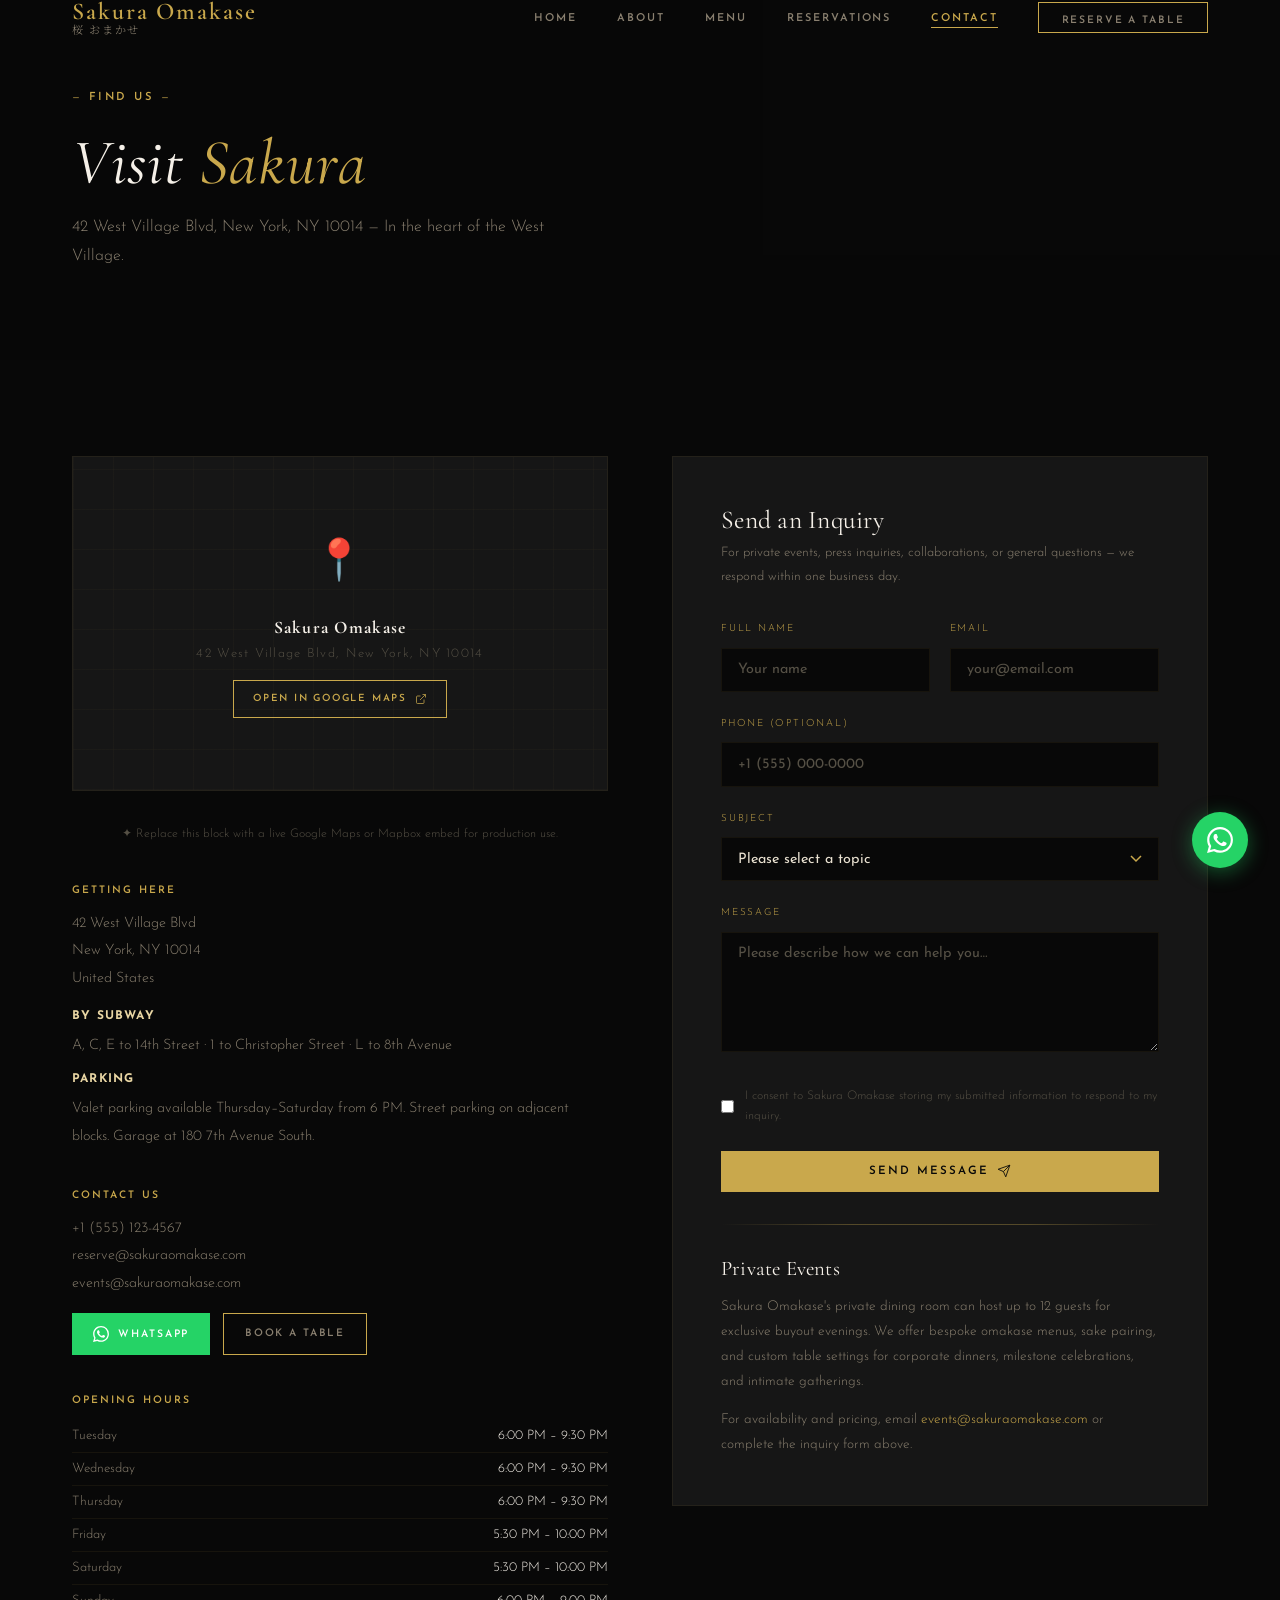
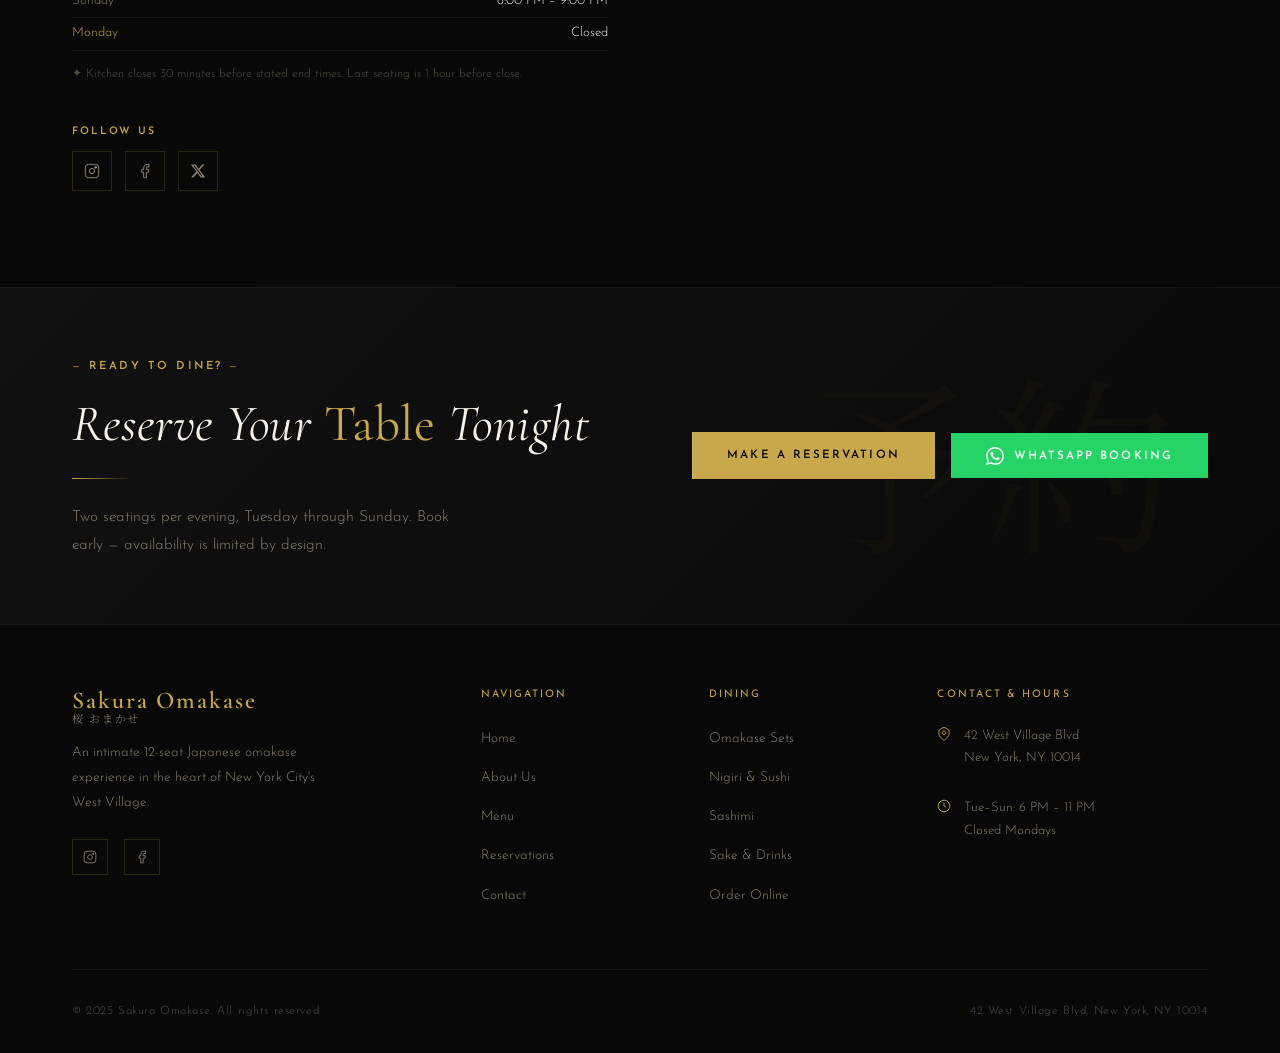
<file: contact.html>
<!DOCTYPE html>
<html lang="en">
<head>
  <meta charset="UTF-8" />
  <meta name="viewport" content="width=device-width, initial-scale=1.0" />
  <title>Contact — Sakura Omakase</title>
  <meta name="description" content="Contact Sakura Omakase — find us in New York's West Village. Phone, email, hours, and location." />
  <link rel="stylesheet" href="css/style.css" />
  <link rel="icon" href="data:image/svg+xml,<svg xmlns='http://www.w3.org/2000/svg' viewBox='0 0 32 32'><rect fill='%23080808' width='32' height='32'/><text y='24' x='4' font-size='22'>🌸</text></svg>" />
</head>
<body>

<nav id="navbar">
  <div class="container">
    <div class="nav-inner">
      <a href="index.html" class="nav-logo">
        <span class="nav-logo-en">Sakura Omakase</span>
        <span class="nav-logo-jp">桜 おまかせ</span>
      </a>
      <ul class="nav-links">
        <li><a href="index.html">Home</a></li>
        <li><a href="about.html">About</a></li>
        <li><a href="menu.html">Menu</a></li>
        <li><a href="reservation.html">Reservations</a></li>
        <li><a href="contact.html" class="active">Contact</a></li>
        <li><a href="reservation.html" class="btn btn-outline nav-reserve"><span>Reserve a Table</span></a></li>
      </ul>
      <button class="nav-hamburger" id="hamburger" aria-label="Menu">
        <span></span><span></span><span></span>
      </button>
    </div>
  </div>
</nav>
<div id="mobile-menu">
  <a href="index.html">Home</a>
  <a href="about.html">About</a>
  <a href="menu.html">Menu</a>
  <a href="reservation.html">Reservations</a>
  <a href="contact.html">Contact</a>
  <a href="reservation.html" class="btn btn-primary mobile-reserve"><span>Reserve a Table</span></a>
</div>

<section class="contact-hero">
  <div class="container">
    <div class="contact-hero-content page-hero-content">
      <span class="section-label">Find Us</span>
      <h1>Visit <em class="text-gold italic">Sakura</em></h1>
      <p style="color:var(--text-muted); margin-top:0.8rem;">42 West Village Blvd, New York, NY 10014 — In the heart of the West Village.</p>
    </div>
  </div>
</section>

<section class="section-pad">
  <div class="container">
    <div class="contact-layout">
      <div class="contact-details">
        <div>
          <div class="map-placeholder reveal">
            <div class="map-pin">📍</div>
            <div class="map-label">
              <strong style="color:var(--cream); display:block; font-family:var(--font-serif); font-size:1.1rem;">Sakura Omakase</strong>
              <span>42 West Village Blvd, New York, NY 10014</span>
              <div style="margin-top:1rem;">
                <a href="https://maps.google.com/?q=West+Village+New+York+NY" target="_blank" rel="noopener" class="btn btn-outline" style="font-size:0.62rem; padding:0.6rem 1.2rem;">
                  <span>Open in Google Maps</span>
                  <svg width="12" height="12" viewBox="0 0 24 24" fill="none" stroke="currentColor" stroke-width="1.5"><path d="M18 13v6a2 2 0 01-2 2H5a2 2 0 01-2-2V8a2 2 0 012-2h6M15 3h6v6M10 14L21 3"/></svg>
                </a>
              </div>
            </div>
          </div>
          <p style="font-size:0.75rem; color:var(--text-dim); text-align:center; margin-top:0.5rem;">✦ Replace this block with a live Google Maps or Mapbox embed for production use.</p>
        </div>

        <div class="contact-block reveal">
          <h4>Getting Here</h4>
          <p>42 West Village Blvd<br>New York, NY 10014<br>United States</p>
          <p style="margin-top:0.8rem;"><strong style="color:var(--gold-light); font-size:0.75rem; letter-spacing:0.1em; text-transform:uppercase; display:block; margin-bottom:0.3rem;">By Subway</strong>A, C, E to 14th Street · 1 to Christopher Street · L to 8th Avenue</p>
          <p style="margin-top:0.5rem;"><strong style="color:var(--gold-light); font-size:0.75rem; letter-spacing:0.1em; text-transform:uppercase; display:block; margin-bottom:0.3rem;">Parking</strong>Valet parking available Thursday–Saturday from 6 PM. Street parking on adjacent blocks. Garage at 180 7th Avenue South.</p>
        </div>

        <div class="contact-block reveal">
          <h4>Contact Us</h4>
          <a href="tel:+15551234567">+1 (555) 123-4567</a>
          <a href="mailto:reserve@sakuraomakase.com">reserve@sakuraomakase.com</a>
          <a href="mailto:events@sakuraomakase.com">events@sakuraomakase.com</a>
          <div style="margin-top:1rem; display:flex; gap:0.8rem; flex-wrap:wrap;">
            <button class="btn btn-whatsapp" data-whatsapp style="font-size:0.65rem; padding:0.65rem 1.3rem;">
              <svg width="16" height="16" viewBox="0 0 24 24" fill="currentColor"><path d="M17.472 14.382c-.297-.149-1.758-.867-2.03-.967-.273-.099-.471-.148-.67.15-.197.297-.767.966-.94 1.164-.173.199-.347.223-.644.075-.297-.15-1.255-.463-2.39-1.475-.883-.788-1.48-1.761-1.653-2.059-.173-.297-.018-.458.13-.606.134-.133.298-.347.446-.52.149-.174.198-.298.298-.497.099-.198.05-.371-.025-.52-.075-.149-.669-1.612-.916-2.207-.242-.579-.487-.5-.669-.51-.173-.008-.371-.01-.57-.01-.198 0-.52.074-.792.372-.272.297-1.04 1.016-1.04 2.479 0 1.462 1.065 2.875 1.213 3.074.149.198 2.096 3.2 5.077 4.487.709.306 1.262.489 1.694.625.712.227 1.36.195 1.871.118.571-.085 1.758-.719 2.006-1.413.248-.694.248-1.289.173-1.413-.074-.124-.272-.198-.57-.347m-5.421 7.403h-.004a9.87 9.87 0 01-5.031-1.378l-.361-.214-3.741.982.998-3.648-.235-.374a9.86 9.86 0 01-1.51-5.26c.001-5.45 4.436-9.884 9.888-9.884 2.64 0 5.122 1.03 6.988 2.898a9.825 9.825 0 012.893 6.994c-.003 5.45-4.437 9.884-9.885 9.884m8.413-18.297A11.815 11.815 0 0012.05 0C5.495 0 .16 5.335.157 11.892c0 2.096.547 4.142 1.588 5.945L.057 24l6.305-1.654a11.882 11.882 0 005.683 1.448h.005c6.554 0 11.89-5.335 11.893-11.893a11.821 11.821 0 00-3.48-8.413z"/></svg>
              <span>WhatsApp</span>
            </button>
            <a href="reservation.html" class="btn btn-outline" style="font-size:0.65rem; padding:0.65rem 1.3rem;"><span>Book a Table</span></a>
          </div>
        </div>

        <div class="contact-block reveal">
          <h4>Opening Hours</h4>
          <div style="display:flex; flex-direction:column; gap:0;">
            <div class="hours-row"><span>Tuesday</span><span>6:00 PM – 9:30 PM</span></div>
            <div class="hours-row"><span>Wednesday</span><span>6:00 PM – 9:30 PM</span></div>
            <div class="hours-row"><span>Thursday</span><span>6:00 PM – 9:30 PM</span></div>
            <div class="hours-row"><span>Friday</span><span>5:30 PM – 10:00 PM</span></div>
            <div class="hours-row"><span>Saturday</span><span>5:30 PM – 10:00 PM</span></div>
            <div class="hours-row"><span>Sunday</span><span>6:00 PM – 9:00 PM</span></div>
            <div class="hours-row" style="color:var(--gold);"><span>Monday</span><span>Closed</span></div>
          </div>
          <p style="font-size:0.75rem; margin-top:0.8rem; color:var(--text-dim);">✦ Kitchen closes 30 minutes before stated end times. Last seating is 1 hour before close.</p>
        </div>

        <div class="contact-block reveal">
          <h4>Follow Us</h4>
          <div style="display:flex; gap:0.8rem; margin-top:0.2rem;">
            <a href="#" aria-label="Instagram" style="width:40px; height:40px; border:1px solid var(--border); display:flex; align-items:center; justify-content:center; color:var(--text-muted); transition:all var(--transition);" onmouseover="this.style.borderColor='var(--gold)';this.style.color='var(--gold)'" onmouseout="this.style.borderColor='var(--border)';this.style.color='var(--text-muted)'">
              <svg width="16" height="16" viewBox="0 0 24 24" fill="none" stroke="currentColor" stroke-width="1.5"><rect x="2" y="2" width="20" height="20" rx="5"/><circle cx="12" cy="12" r="4"/><circle cx="17.5" cy="6.5" r="1.5" fill="currentColor"/></svg>
            </a>
            <a href="#" aria-label="Facebook" style="width:40px; height:40px; border:1px solid var(--border); display:flex; align-items:center; justify-content:center; color:var(--text-muted); transition:all var(--transition);" onmouseover="this.style.borderColor='var(--gold)';this.style.color='var(--gold)'" onmouseout="this.style.borderColor='var(--border)';this.style.color='var(--text-muted)'">
              <svg width="16" height="16" viewBox="0 0 24 24" fill="none" stroke="currentColor" stroke-width="1.5"><path d="M18 2h-3a5 5 0 00-5 5v3H7v4h3v8h4v-8h3l1-4h-4V7a1 1 0 011-1h3z"/></svg>
            </a>
            <a href="#" aria-label="X / Twitter" style="width:40px; height:40px; border:1px solid var(--border); display:flex; align-items:center; justify-content:center; color:var(--text-muted); transition:all var(--transition);" onmouseover="this.style.borderColor='var(--gold)';this.style.color='var(--gold)'" onmouseout="this.style.borderColor='var(--border)';this.style.color='var(--text-muted)'">
              <svg width="16" height="16" viewBox="0 0 24 24" fill="currentColor"><path d="M18.244 2.25h3.308l-7.227 8.26 8.502 11.24H16.17l-5.214-6.817L4.99 21.75H1.68l7.73-8.835L1.254 2.25H8.08l4.713 6.231zm-1.161 17.52h1.833L7.084 4.126H5.117z"/></svg>
            </a>
          </div>
        </div>
      </div>

      <div class="contact-form reveal reveal-delay-2">
        <h3>Send an Inquiry</h3>
        <p style="margin-bottom:2rem;">For private events, press inquiries, collaborations, or general questions — we respond within one business day.</p>
        <form id="contact-form">
          <div class="form-row">
            <div class="form-group">
              <label class="form-label" for="c-name">Full Name</label>
              <input type="text" class="form-input" id="c-name" name="name" placeholder="Your name" required autocomplete="name" />
            </div>
            <div class="form-group">
              <label class="form-label" for="c-email">Email</label>
              <input type="email" class="form-input" id="c-email" name="email" placeholder="your@email.com" required autocomplete="email" />
            </div>
          </div>
          <div class="form-group">
            <label class="form-label" for="c-phone">Phone (optional)</label>
            <input type="tel" class="form-input" id="c-phone" name="phone" placeholder="+1 (555) 000-0000" autocomplete="tel" />
          </div>
          <div class="form-group">
            <label class="form-label" for="c-subject">Subject</label>
            <select class="form-input" id="c-subject" name="subject">
              <option value="">Please select a topic</option>
              <option>General Inquiry</option>
              <option>Private Event / Buyout</option>
              <option>Press / Media Inquiry</option>
              <option>Reservation Assistance</option>
              <option>Online Order Support</option>
              <option>Catering Inquiry</option>
              <option>Corporate Dining</option>
              <option>Other</option>
            </select>
          </div>
          <div class="form-group">
            <label class="form-label" for="c-msg">Message</label>
            <textarea class="form-input" id="c-msg" name="message" rows="6" placeholder="Please describe how we can help you…" required></textarea>
          </div>
          <input type="text" name="_hp" style="display:none;" tabindex="-1" autocomplete="off" />
          <div style="display:flex; align-items:center; gap:0.7rem; margin-bottom:1.5rem;">
            <input type="checkbox" id="c-consent" style="accent-color:var(--gold);" required />
            <label for="c-consent" style="font-size:0.75rem; color:var(--text-dim); cursor:pointer;">I consent to Sakura Omakase storing my submitted information to respond to my inquiry.</label>
          </div>
          <button type="submit" class="btn btn-primary" style="width:100%; justify-content:center;">
            <span>Send Message</span>
            <svg width="14" height="14" viewBox="0 0 24 24" fill="none" stroke="currentColor" stroke-width="1.5"><path d="M22 2L11 13M22 2l-7 20-4-9-9-4 20-7z"/></svg>
          </button>
        </form>
        <hr class="gold-rule" style="margin:2rem 0;" />
        <div>
          <h4 style="font-size:1.3rem; margin-bottom:0.8rem;">Private Events</h4>
          <p style="font-size:0.85rem;">Sakura Omakase's private dining room can host up to 12 guests for exclusive buyout evenings. We offer bespoke omakase menus, sake pairing, and custom table settings for corporate dinners, milestone celebrations, and intimate gatherings.</p>
          <p style="font-size:0.85rem; margin-top:0.8rem;">For availability and pricing, email <a href="mailto:events@sakuraomakase.com" style="color:var(--gold);">events@sakuraomakase.com</a> or complete the inquiry form above.</p>
        </div>
      </div>
    </div>
  </div>
</section>

<section class="reserve-cta section-pad-sm" style="border-top:1px solid var(--border-soft);">
  <div class="container">
    <div class="reserve-cta-inner reveal">
      <div>
        <span class="section-label">Ready to Dine?</span>
        <h2>Reserve Your <em>Table</em> Tonight</h2>
        <div class="divider divider-left"></div>
        <p style="max-width:400px;">Two seatings per evening, Tuesday through Sunday. Book early — availability is limited by design.</p>
      </div>
      <div class="reserve-cta-btns">
        <a href="reservation.html" class="btn btn-primary"><span>Make a Reservation</span></a>
        <button class="btn btn-whatsapp" data-whatsapp>
          <svg width="18" height="18" viewBox="0 0 24 24" fill="currentColor"><path d="M17.472 14.382c-.297-.149-1.758-.867-2.03-.967-.273-.099-.471-.148-.67.15-.197.297-.767.966-.94 1.164-.173.199-.347.223-.644.075-.297-.15-1.255-.463-2.39-1.475-.883-.788-1.48-1.761-1.653-2.059-.173-.297-.018-.458.13-.606.134-.133.298-.347.446-.52.149-.174.198-.298.298-.497.099-.198.05-.371-.025-.52-.075-.149-.669-1.612-.916-2.207-.242-.579-.487-.5-.669-.51-.173-.008-.371-.01-.57-.01-.198 0-.52.074-.792.372-.272.297-1.04 1.016-1.04 2.479 0 1.462 1.065 2.875 1.213 3.074.149.198 2.096 3.2 5.077 4.487.709.306 1.262.489 1.694.625.712.227 1.36.195 1.871.118.571-.085 1.758-.719 2.006-1.413.248-.694.248-1.289.173-1.413-.074-.124-.272-.198-.57-.347m-5.421 7.403h-.004a9.87 9.87 0 01-5.031-1.378l-.361-.214-3.741.982.998-3.648-.235-.374a9.86 9.86 0 01-1.51-5.26c.001-5.45 4.436-9.884 9.888-9.884 2.64 0 5.122 1.03 6.988 2.898a9.825 9.825 0 012.893 6.994c-.003 5.45-4.437 9.884-9.885 9.884m8.413-18.297A11.815 11.815 0 0012.05 0C5.495 0 .16 5.335.157 11.892c0 2.096.547 4.142 1.588 5.945L.057 24l6.305-1.654a11.882 11.882 0 005.683 1.448h.005c6.554 0 11.89-5.335 11.893-11.893a11.821 11.821 0 00-3.48-8.413z"/></svg>
          <span>WhatsApp Booking</span>
        </button>
      </div>
    </div>
  </div>
</section>

<footer>
  <div class="container">
    <div class="footer-grid">
      <div class="footer-brand">
        <a href="index.html" class="nav-logo"><span class="nav-logo-en">Sakura Omakase</span><span class="nav-logo-jp">桜 おまかせ</span></a>
        <p>An intimate 12-seat Japanese omakase experience in the heart of New York City's West Village.</p>
        <div class="footer-social">
          <a href="#" aria-label="Instagram"><svg width="14" height="14" viewBox="0 0 24 24" fill="none" stroke="currentColor" stroke-width="1.5"><rect x="2" y="2" width="20" height="20" rx="5"/><circle cx="12" cy="12" r="4"/><circle cx="17.5" cy="6.5" r="1" fill="currentColor"/></svg></a>
          <a href="#" aria-label="Facebook"><svg width="14" height="14" viewBox="0 0 24 24" fill="none" stroke="currentColor" stroke-width="1.5"><path d="M18 2h-3a5 5 0 00-5 5v3H7v4h3v8h4v-8h3l1-4h-4V7a1 1 0 011-1h3z"/></svg></a>
        </div>
      </div>
      <div class="footer-col"><h5>Navigation</h5><ul><li><a href="index.html">Home</a></li><li><a href="about.html">About Us</a></li><li><a href="menu.html">Menu</a></li><li><a href="reservation.html">Reservations</a></li><li><a href="contact.html">Contact</a></li></ul></div>
      <div class="footer-col"><h5>Dining</h5><ul><li><a href="menu.html#omakase">Omakase Sets</a></li><li><a href="menu.html#sushi">Nigiri & Sushi</a></li><li><a href="menu.html#sashimi">Sashimi</a></li><li><a href="menu.html#drinks">Sake & Drinks</a></li><li><a href="menu.html#order">Order Online</a></li></ul></div>
      <div class="footer-col"><h5>Contact & Hours</h5><div class="sidebar-info"><div class="footer-info-item"><svg width="14" height="14" viewBox="0 0 24 24" fill="none" stroke="currentColor" stroke-width="1.5"><path d="M21 10c0 7-9 13-9 13s-9-6-9-13a9 9 0 0118 0z"/><circle cx="12" cy="10" r="3"/></svg><span>42 West Village Blvd<br>New York, NY 10014</span></div><div class="footer-info-item"><svg width="14" height="14" viewBox="0 0 24 24" fill="none" stroke="currentColor" stroke-width="1.5"><circle cx="12" cy="12" r="10"/><polyline points="12 6 12 12 16 14"/></svg><span>Tue–Sun: 6 PM – 11 PM<br>Closed Mondays</span></div></div></div>
    </div>
    <div class="footer-bottom"><span>© 2025 Sakura Omakase. All rights reserved.</span><span>42 West Village Blvd, New York, NY 10014</span></div>
  </div>
</footer>

<a class="whatsapp-float" data-whatsapp aria-label="Chat on WhatsApp">
  <span class="wa-tooltip">Chat on WhatsApp</span>
  <svg width="26" height="26" viewBox="0 0 24 24" fill="currentColor"><path d="M17.472 14.382c-.297-.149-1.758-.867-2.03-.967-.273-.099-.471-.148-.67.15-.197.297-.767.966-.94 1.164-.173.199-.347.223-.644.075-.297-.15-1.255-.463-2.39-1.475-.883-.788-1.48-1.761-1.653-2.059-.173-.297-.018-.458.13-.606.134-.133.298-.347.446-.52.149-.174.198-.298.298-.497.099-.198.05-.371-.025-.52-.075-.149-.669-1.612-.916-2.207-.242-.579-.487-.5-.669-.51-.173-.008-.371-.01-.57-.01-.198 0-.52.074-.792.372-.272.297-1.04 1.016-1.04 2.479 0 1.462 1.065 2.875 1.213 3.074.149.198 2.096 3.2 5.077 4.487.709.306 1.262.489 1.694.625.712.227 1.36.195 1.871.118.571-.085 1.758-.719 2.006-1.413.248-.694.248-1.289.173-1.413-.074-.124-.272-.198-.57-.347m-5.421 7.403h-.004a9.87 9.87 0 01-5.031-1.378l-.361-.214-3.741.982.998-3.648-.235-.374a9.86 9.86 0 01-1.51-5.26c.001-5.45 4.436-9.884 9.888-9.884 2.64 0 5.122 1.03 6.988 2.898a9.825 9.825 0 012.893 6.994c-.003 5.45-4.437 9.884-9.885 9.884m8.413-18.297A11.815 11.815 0 0012.05 0C5.495 0 .16 5.335.157 11.892c0 2.096.547 4.142 1.588 5.945L.057 24l6.305-1.654a11.882 11.882 0 005.683 1.448h.005c6.554 0 11.89-5.335 11.893-11.893a11.821 11.821 0 00-3.48-8.413z"/></svg>
</a>

<script src="js/main.js"></script>
</body>
</html>
</file>
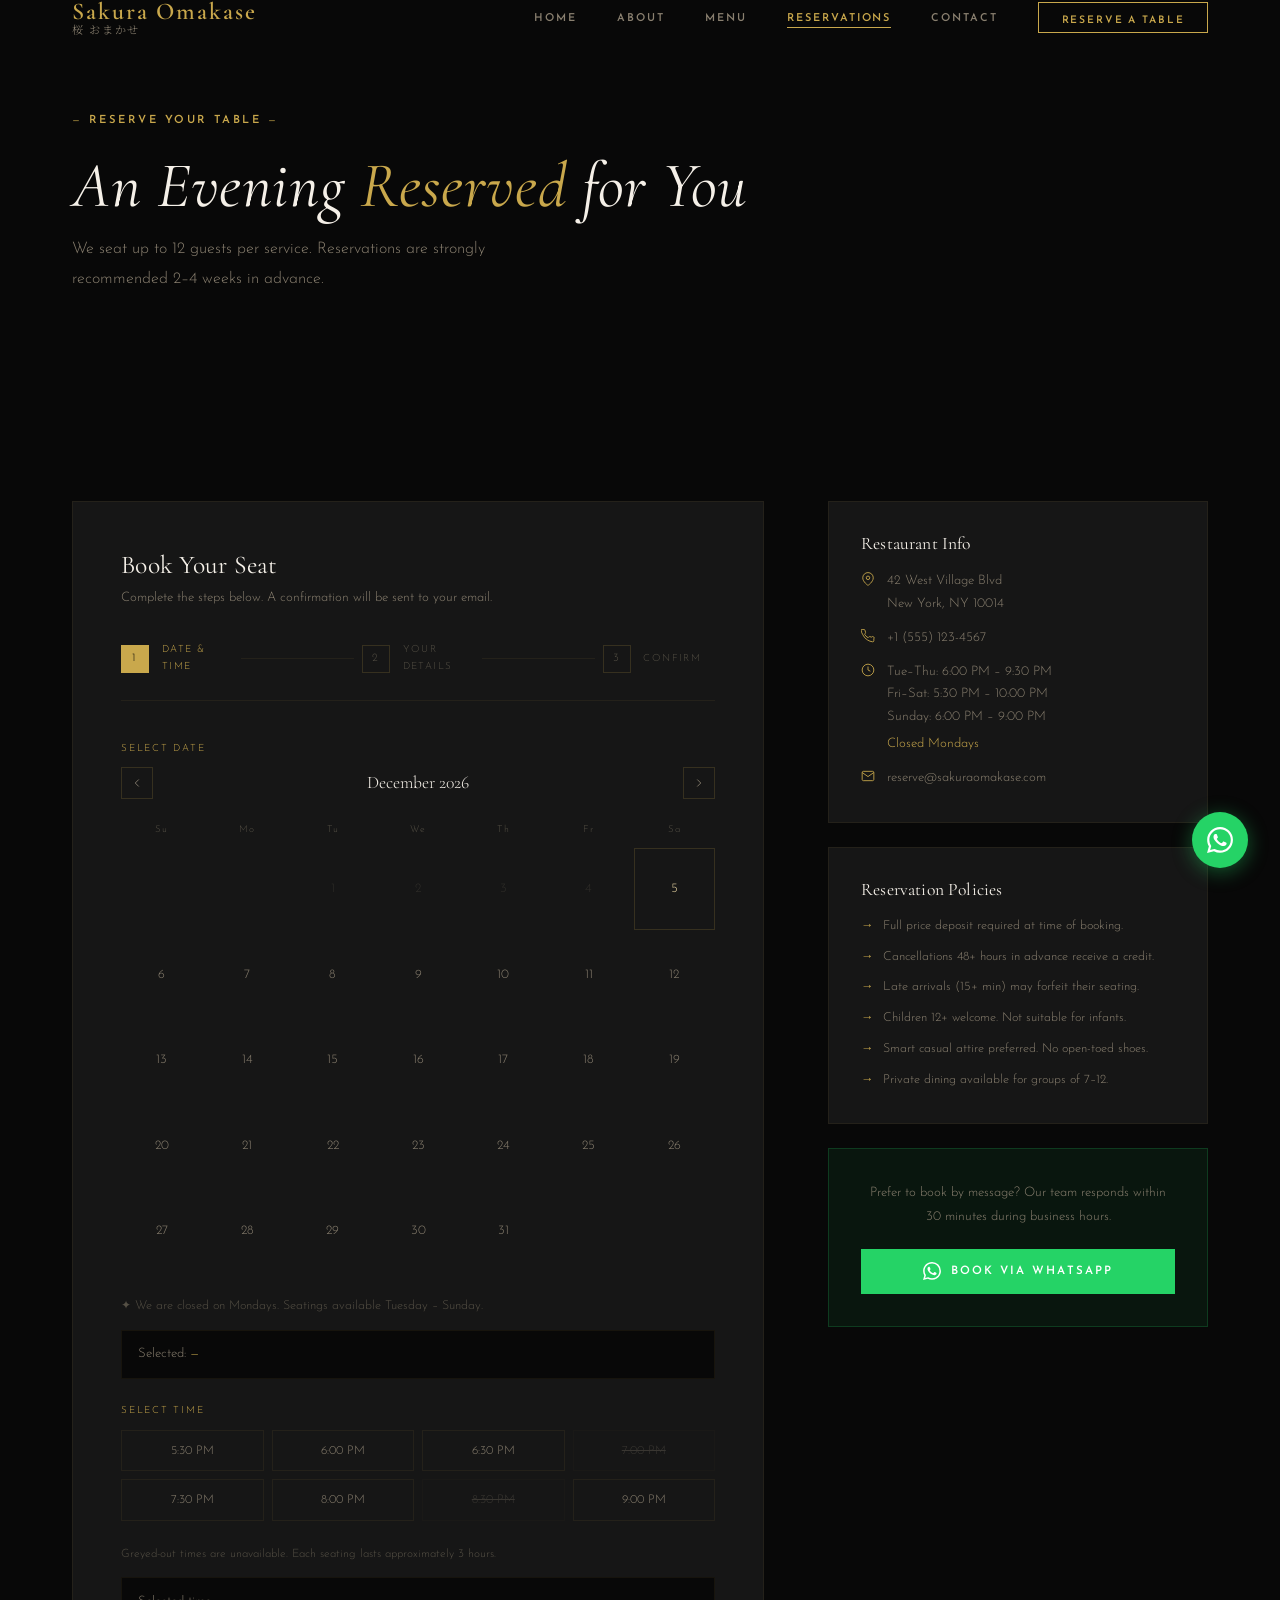
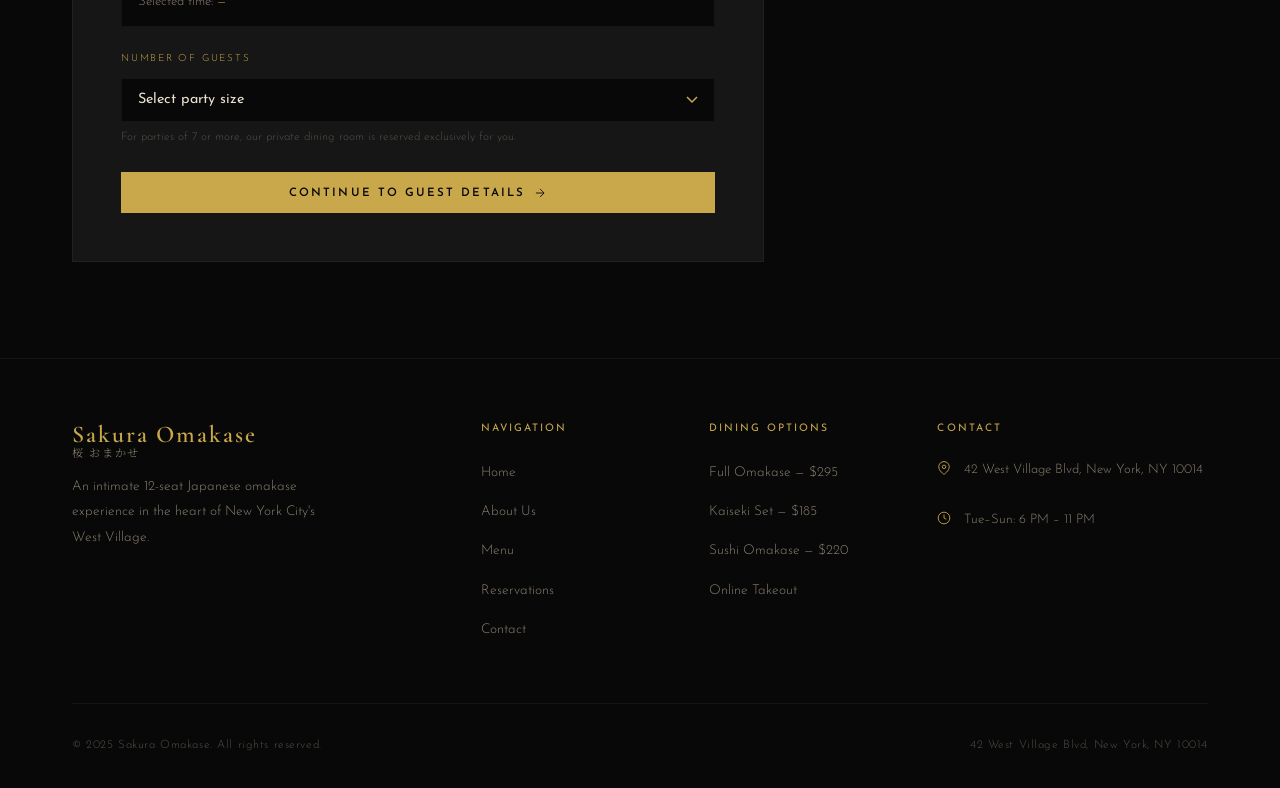
<file: reservation.html>
<!DOCTYPE html>
<html lang="en">
<head>
  <meta charset="UTF-8" />
  <meta name="viewport" content="width=device-width, initial-scale=1.0" />
  <title>Reservations — Sakura Omakase</title>
  <meta name="description" content="Reserve your seat at Sakura Omakase — New York's premier Japanese fine dining experience. Book online or via WhatsApp." />
  <link rel="stylesheet" href="css/style.css" />
  <link rel="icon" href="data:image/svg+xml,<svg xmlns='http://www.w3.org/2000/svg' viewBox='0 0 32 32'><rect fill='%23080808' width='32' height='32'/><text y='24' x='4' font-size='22'>🌸</text></svg>" />
</head>
<body>

<nav id="navbar">
  <div class="container">
    <div class="nav-inner">
      <a href="index.html" class="nav-logo"><span class="nav-logo-en">Sakura Omakase</span><span class="nav-logo-jp">桜 おまかせ</span></a>
      <ul class="nav-links">
        <li><a href="index.html">Home</a></li>
        <li><a href="about.html">About</a></li>
        <li><a href="menu.html">Menu</a></li>
        <li><a href="reservation.html" class="active">Reservations</a></li>
        <li><a href="contact.html">Contact</a></li>
        <li><a href="reservation.html" class="btn btn-outline nav-reserve"><span>Reserve a Table</span></a></li>
      </ul>
      <button class="nav-hamburger" id="hamburger" aria-label="Menu"><span></span><span></span><span></span></button>
    </div>
  </div>
</nav>
<div id="mobile-menu">
  <a href="index.html">Home</a><a href="about.html">About</a><a href="menu.html">Menu</a>
  <a href="reservation.html">Reservations</a><a href="contact.html">Contact</a>
  <a href="reservation.html" class="btn btn-primary mobile-reserve"><span>Reserve a Table</span></a>
</div>

<section class="reservation-hero">
  <div class="container">
    <div class="reservation-hero-content page-hero-content">
      <span class="section-label">Reserve Your Table</span>
      <h1>An Evening <em class="text-gold italic">Reserved</em> for You</h1>
      <p style="color:var(--text-muted); margin-top:0.8rem;">We seat up to 12 guests per service. Reservations are strongly recommended 2–4 weeks in advance.</p>
    </div>
  </div>
</section>

<section class="section-pad">
  <div class="container">
    <div class="reservation-layout">
      <div>
        <div class="booking-form-wrap">
          <h3>Book Your Seat</h3>
          <p>Complete the steps below. A confirmation will be sent to your email.</p>
          <div class="booking-steps">
            <div class="step-indicator active"><div class="step-num">1</div><span>Date & Time</span></div>
            <div style="flex:1; display:flex; align-items:center; padding:0 0.5rem;"><div style="height:1px; width:100%; background:var(--border-soft);"></div></div>
            <div class="step-indicator"><div class="step-num">2</div><span>Your Details</span></div>
            <div style="flex:1; display:flex; align-items:center; padding:0 0.5rem;"><div style="height:1px; width:100%; background:var(--border-soft);"></div></div>
            <div class="step-indicator"><div class="step-num">3</div><span>Confirm</span></div>
          </div>

          <div class="booking-step">
            <div class="form-group">
              <label class="form-label">Select Date</label>
              <div class="calendar-wrap">
                <div class="calendar-header">
                  <button class="cal-nav" id="cal-prev" aria-label="Previous month"><svg width="14" height="14" viewBox="0 0 24 24" fill="none" stroke="currentColor" stroke-width="1.5"><path d="M15 18l-6-6 6-6"/></svg></button>
                  <span class="cal-month" id="cal-month"></span>
                  <button class="cal-nav" id="cal-next" aria-label="Next month"><svg width="14" height="14" viewBox="0 0 24 24" fill="none" stroke="currentColor" stroke-width="1.5"><path d="M9 18l6-6-6-6"/></svg></button>
                </div>
                <div class="calendar-grid" id="cal-grid">
                  <div class="cal-day-name">Su</div><div class="cal-day-name">Mo</div><div class="cal-day-name">Tu</div>
                  <div class="cal-day-name">We</div><div class="cal-day-name">Th</div><div class="cal-day-name">Fr</div><div class="cal-day-name">Sa</div>
                </div>
              </div>
              <div style="font-size:0.78rem; color:var(--text-dim); margin-top:0.4rem;">✦ We are closed on Mondays. Seatings available Tuesday – Sunday.</div>
              <div style="margin-top:0.8rem; padding:0.8rem 1rem; background:var(--black); border:1px solid var(--border-soft); font-size:0.82rem; color:var(--text-muted);">Selected: <span id="selected-date" style="color:var(--gold);">&#8212;</span></div>
            </div>
            <div class="form-group">
              <label class="form-label">Select Time</label>
              <div class="time-slots">
                <div class="time-slot">5:30 PM</div><div class="time-slot">6:00 PM</div>
                <div class="time-slot">6:30 PM</div><div class="time-slot unavailable">7:00 PM</div>
                <div class="time-slot">7:30 PM</div><div class="time-slot">8:00 PM</div>
                <div class="time-slot unavailable">8:30 PM</div><div class="time-slot">9:00 PM</div>
              </div>
              <div style="font-size:0.72rem; color:var(--text-dim);">Greyed-out times are unavailable. Each seating lasts approximately 3 hours.</div>
              <div style="margin-top:0.8rem; padding:0.8rem 1rem; background:var(--black); border:1px solid var(--border-soft); font-size:0.82rem; color:var(--text-muted);">Selected time: <span id="selected-time" style="color:var(--gold);">&#8212;</span></div>
            </div>
            <div class="form-group">
              <label class="form-label" for="guest-count">Number of Guests</label>
              <select class="form-input" id="guest-count">
                <option value="">Select party size</option>
                <option value="1 Guest">1 Guest</option><option value="2 Guests">2 Guests</option>
                <option value="3 Guests">3 Guests</option><option value="4 Guests">4 Guests</option>
                <option value="5 Guests">5 Guests</option><option value="6 Guests">6 Guests</option>
                <option value="7–12 Guests (Private)">7–12 Guests (Private Dining Room)</option>
              </select>
              <div style="font-size:0.72rem; color:var(--text-dim); margin-top:0.4rem;">For parties of 7 or more, our private dining room is reserved exclusively for you.</div>
            </div>
            <button class="btn btn-primary" style="width:100%; justify-content:center;" data-next-step="1">
              <span>Continue to Guest Details</span>
              <svg width="14" height="14" viewBox="0 0 24 24" fill="none" stroke="currentColor" stroke-width="1.5"><path d="M5 12h14M12 5l7 7-7 7"/></svg>
            </button>
          </div>

          <div class="booking-step" style="display:none;">
            <div class="form-row">
              <div class="form-group">
                <label class="form-label" for="guest-name">Full Name</label>
                <input type="text" class="form-input" id="guest-name" placeholder="Your full name" autocomplete="name" />
              </div>
              <div class="form-group">
                <label class="form-label" for="guest-phone">Phone Number</label>
                <input type="tel" class="form-input" id="guest-phone" placeholder="+1 (555) 000-0000" autocomplete="tel" />
              </div>
            </div>
            <div class="form-group">
              <label class="form-label" for="guest-email">Email Address</label>
              <input type="email" class="form-input" id="guest-email" placeholder="your@email.com" autocomplete="email" />
            </div>
            <div class="form-group">
              <label class="form-label" for="occasion">Special Occasion</label>
              <select class="form-input" id="occasion">
                <option value="">None</option><option>Birthday</option><option>Anniversary</option>
                <option>Business Dinner</option><option>Proposal</option><option>Other</option>
              </select>
            </div>
            <div class="form-group">
              <label class="form-label" for="dietary">Dietary Restrictions or Allergies</label>
              <textarea class="form-input" id="dietary" rows="3" placeholder="Please list any allergies, dietary restrictions, or special requests…"></textarea>
            </div>
            <div class="form-group">
              <label class="form-label" for="notes">Additional Notes</label>
              <textarea class="form-input" id="notes" rows="3" placeholder="Seating preferences, accessibility needs, or anything else we should know…"></textarea>
            </div>
            <div style="background:var(--black); border:1px solid var(--border-soft); padding:1rem; margin-bottom:1.5rem; font-size:0.8rem; color:var(--text-muted); line-height:1.7;">
              <strong style="color:var(--gold-light); display:block; margin-bottom:0.4rem;">Deposit Policy</strong>
              A non-refundable deposit equal to the prix fixe price ($295/person for the full Sakura Omakase) will be charged to confirm your booking. This is applied in full to your bill on the evening of your visit.
            </div>
            <div style="display:flex; gap:1rem;">
              <button class="btn btn-ghost" data-prev-step="0"><span>← Back</span></button>
              <button class="btn btn-primary" style="flex:1; justify-content:center;" data-next-step="2"><span>Review & Confirm</span></button>
            </div>
          </div>

          <div class="booking-step" style="display:none;">
            <h4 style="margin-bottom:1.5rem; color:var(--gold-light);">Review Your Reservation</h4>
            <div class="confirm-summary">
              <div class="confirm-row"><span>Date</span><span id="sum-date" style="color:var(--cream);">&#8212;</span></div>
              <div class="confirm-row"><span>Time</span><span id="sum-time" style="color:var(--cream);">&#8212;</span></div>
              <div class="confirm-row"><span>Guests</span><span id="sum-guests" style="color:var(--cream);">&#8212;</span></div>
            </div>
            <div style="margin-bottom:1.5rem;">
              <label class="form-label">Payment Method for Deposit</label>
              <select class="form-input">
                <option>Credit Card (Visa, Mastercard, Amex)</option>
                <option>Apple Pay</option><option>Google Pay</option>
              </select>
              <div style="font-size:0.72rem; color:var(--text-dim); margin-top:0.5rem;">✦ Payment is processed securely. Your card will not be charged until you click "Complete Reservation."</div>
            </div>
            <div style="display:flex; align-items:flex-start; gap:0.7rem; margin-bottom:1.5rem;">
              <input type="checkbox" id="terms" style="margin-top:3px; accent-color:var(--gold);" />
              <label for="terms" style="font-size:0.78rem; color:var(--text-muted); cursor:pointer;">I understand the cancellation policy. Deposits are non-refundable. Cancellations made less than 48 hours before the reservation are subject to the full prix fixe charge.</label>
            </div>
            <div style="display:flex; gap:1rem;">
              <button class="btn btn-ghost" data-prev-step="1"><span>← Back</span></button>
              <button class="btn btn-primary" id="submit-booking" style="flex:1; justify-content:center;">
                <span>Complete Reservation</span>
                <svg width="14" height="14" viewBox="0 0 24 24" fill="none" stroke="currentColor" stroke-width="1.5"><path d="M20 6L9 17l-5-5"/></svg>
              </button>
            </div>
          </div>
        </div>

        <div id="booking-confirm" class="booking-confirm">
          <div class="confirm-icon">🌸</div>
          <h3 style="font-size:2rem; margin-bottom:0.5rem;">Reservation Confirmed</h3>
          <p style="color:var(--text-muted);">ご予約ありがとうございます — Thank you, we look forward to welcoming you.</p>
          <div class="confirm-summary">
            <div class="confirm-row"><span>Name</span><span id="confirm-name">—</span></div>
            <div class="confirm-row"><span>Date</span><span id="confirm-date">—</span></div>
            <div class="confirm-row"><span>Time</span><span id="confirm-time">—</span></div>
            <div class="confirm-row"><span>Guests</span><span id="confirm-guests">—</span></div>
            <div class="confirm-row"><span>Phone</span><span id="confirm-phone">—</span></div>
          </div>
          <p style="font-size:0.82rem; color:var(--text-dim); margin-top:1rem;">A confirmation email has been sent. Please arrive 10 minutes before your seating. The address is 42 West Village Blvd, New York, NY 10014.</p>
          <div style="display:flex; gap:1rem; justify-content:center; flex-wrap:wrap; margin-top:2rem;">
            <a href="index.html" class="btn btn-outline"><span>Back to Home</span></a>
            <button class="btn btn-whatsapp" data-whatsapp>
              <svg width="16" height="16" viewBox="0 0 24 24" fill="currentColor"><path d="M17.472 14.382c-.297-.149-1.758-.867-2.03-.967-.273-.099-.471-.148-.67.15-.197.297-.767.966-.94 1.164-.173.199-.347.223-.644.075-.297-.15-1.255-.463-2.39-1.475-.883-.788-1.48-1.761-1.653-2.059-.173-.297-.018-.458.13-.606.134-.133.298-.347.446-.52.149-.174.198-.298.298-.497.099-.198.05-.371-.025-.52-.075-.149-.669-1.612-.916-2.207-.242-.579-.487-.5-.669-.51-.173-.008-.371-.01-.57-.01-.198 0-.52.074-.792.372-.272.297-1.04 1.016-1.04 2.479 0 1.462 1.065 2.875 1.213 3.074.149.198 2.096 3.2 5.077 4.487.709.306 1.262.489 1.694.625.712.227 1.36.195 1.871.118.571-.085 1.758-.719 2.006-1.413.248-.694.248-1.289.173-1.413-.074-.124-.272-.198-.57-.347m-5.421 7.403h-.004a9.87 9.87 0 01-5.031-1.378l-.361-.214-3.741.982.998-3.648-.235-.374a9.86 9.86 0 01-1.51-5.26c.001-5.45 4.436-9.884 9.888-9.884 2.64 0 5.122 1.03 6.988 2.898a9.825 9.825 0 012.893 6.994c-.003 5.45-4.437 9.884-9.885 9.884m8.413-18.297A11.815 11.815 0 0012.05 0C5.495 0 .16 5.335.157 11.892c0 2.096.547 4.142 1.588 5.945L.057 24l6.305-1.654a11.882 11.882 0 005.683 1.448h.005c6.554 0 11.89-5.335 11.893-11.893a11.821 11.821 0 00-3.48-8.413z"/></svg>
              <span>Chat Us on WhatsApp</span>
            </button>
          </div>
        </div>
      </div>

      <div class="reservation-sidebar">
        <div class="sidebar-card">
          <h4>Restaurant Info</h4>
          <div class="sidebar-info">
            <div class="sidebar-info-row"><svg width="14" height="14" viewBox="0 0 24 24" fill="none" stroke="currentColor" stroke-width="1.5"><path d="M21 10c0 7-9 13-9 13s-9-6-9-13a9 9 0 0118 0z"/><circle cx="12" cy="10" r="3"/></svg><span>42 West Village Blvd<br>New York, NY 10014</span></div>
            <div class="sidebar-info-row"><svg width="14" height="14" viewBox="0 0 24 24" fill="none" stroke="currentColor" stroke-width="1.5"><path d="M22 16.92v3a2 2 0 01-2.18 2 19.79 19.79 0 01-8.63-3.07A19.5 19.5 0 013.07 9.8a19.79 19.79 0 01-3.07-8.68A2 2 0 012 .9h3a2 2 0 012 1.72c.12.96.36 1.9.7 2.81a2 2 0 01-.45 2.11L6.09 8.91a16 16 0 006 6l1.27-1.27a2 2 0 012.11-.45c.91.34 1.85.58 2.81.7A2 2 0 0122 16.92z"/></svg><span>+1 (555) 123-4567</span></div>
            <div class="sidebar-info-row"><svg width="14" height="14" viewBox="0 0 24 24" fill="none" stroke="currentColor" stroke-width="1.5"><circle cx="12" cy="12" r="10"/><polyline points="12 6 12 12 16 14"/></svg><div><div>Tue–Thu: 6:00 PM – 9:30 PM</div><div>Fri–Sat: 5:30 PM – 10:00 PM</div><div>Sunday: 6:00 PM – 9:00 PM</div><div style="color:var(--gold); margin-top:0.3rem;">Closed Mondays</div></div></div>
            <div class="sidebar-info-row"><svg width="14" height="14" viewBox="0 0 24 24" fill="none" stroke="currentColor" stroke-width="1.5"><path d="M4 4h16c1.1 0 2 .9 2 2v12c0 1.1-.9 2-2 2H4c-1.1 0-2-.9-2-2V6c0-1.1.9-2 2-2z"/><polyline points="22,6 12,13 2,6"/></svg><span>reserve@sakuraomakase.com</span></div>
          </div>
        </div>
        <div class="sidebar-card">
          <h4>Reservation Policies</h4>
          <div class="policy-list">
            <div class="policy-item">Full price deposit required at time of booking.</div>
            <div class="policy-item">Cancellations 48+ hours in advance receive a credit.</div>
            <div class="policy-item">Late arrivals (15+ min) may forfeit their seating.</div>
            <div class="policy-item">Children 12+ welcome. Not suitable for infants.</div>
            <div class="policy-item">Smart casual attire preferred. No open-toed shoes.</div>
            <div class="policy-item">Private dining available for groups of 7–12.</div>
          </div>
        </div>
        <div class="whatsapp-card">
          <p>Prefer to book by message? Our team responds within 30 minutes during business hours.</p>
          <button class="btn btn-whatsapp" data-whatsapp style="width:100%; justify-content:center;">
            <svg width="18" height="18" viewBox="0 0 24 24" fill="currentColor"><path d="M17.472 14.382c-.297-.149-1.758-.867-2.03-.967-.273-.099-.471-.148-.67.15-.197.297-.767.966-.94 1.164-.173.199-.347.223-.644.075-.297-.15-1.255-.463-2.39-1.475-.883-.788-1.48-1.761-1.653-2.059-.173-.297-.018-.458.13-.606.134-.133.298-.347.446-.52.149-.174.198-.298.298-.497.099-.198.05-.371-.025-.52-.075-.149-.669-1.612-.916-2.207-.242-.579-.487-.5-.669-.51-.173-.008-.371-.01-.57-.01-.198 0-.52.074-.792.372-.272.297-1.04 1.016-1.04 2.479 0 1.462 1.065 2.875 1.213 3.074.149.198 2.096 3.2 5.077 4.487.709.306 1.262.489 1.694.625.712.227 1.36.195 1.871.118.571-.085 1.758-.719 2.006-1.413.248-.694.248-1.289.173-1.413-.074-.124-.272-.198-.57-.347m-5.421 7.403h-.004a9.87 9.87 0 01-5.031-1.378l-.361-.214-3.741.982.998-3.648-.235-.374a9.86 9.86 0 01-1.51-5.26c.001-5.45 4.436-9.884 9.888-9.884 2.64 0 5.122 1.03 6.988 2.898a9.825 9.825 0 012.893 6.994c-.003 5.45-4.437 9.884-9.885 9.884m8.413-18.297A11.815 11.815 0 0012.05 0C5.495 0 .16 5.335.157 11.892c0 2.096.547 4.142 1.588 5.945L.057 24l6.305-1.654a11.882 11.882 0 005.683 1.448h.005c6.554 0 11.89-5.335 11.893-11.893a11.821 11.821 0 00-3.48-8.413z"/></svg>
            <span>Book via WhatsApp</span>
          </button>
        </div>
      </div>
    </div>
  </div>
</section>

<footer>
  <div class="container">
    <div class="footer-grid">
      <div class="footer-brand"><a href="index.html" class="nav-logo"><span class="nav-logo-en">Sakura Omakase</span><span class="nav-logo-jp">桜 おまかせ</span></a><p>An intimate 12-seat Japanese omakase experience in the heart of New York City's West Village.</p></div>
      <div class="footer-col"><h5>Navigation</h5><ul><li><a href="index.html">Home</a></li><li><a href="about.html">About Us</a></li><li><a href="menu.html">Menu</a></li><li><a href="reservation.html">Reservations</a></li><li><a href="contact.html">Contact</a></li></ul></div>
      <div class="footer-col"><h5>Dining Options</h5><ul><li><a href="menu.html#omakase">Full Omakase — $295</a></li><li><a href="menu.html#omakase">Kaiseki Set — $185</a></li><li><a href="menu.html#omakase">Sushi Omakase — $220</a></li><li><a href="menu.html#order">Online Takeout</a></li></ul></div>
      <div class="footer-col"><h5>Contact</h5><div class="sidebar-info"><div class="footer-info-item"><svg width="14" height="14" viewBox="0 0 24 24" fill="none" stroke="currentColor" stroke-width="1.5"><path d="M21 10c0 7-9 13-9 13s-9-6-9-13a9 9 0 0118 0z"/><circle cx="12" cy="10" r="3"/></svg><span>42 West Village Blvd, New York, NY 10014</span></div><div class="footer-info-item"><svg width="14" height="14" viewBox="0 0 24 24" fill="none" stroke="currentColor" stroke-width="1.5"><circle cx="12" cy="12" r="10"/><polyline points="12 6 12 12 16 14"/></svg><span>Tue–Sun: 6 PM – 11 PM</span></div></div></div>
    </div>
    <div class="footer-bottom"><span>© 2025 Sakura Omakase. All rights reserved.</span><span>42 West Village Blvd, New York, NY 10014</span></div>
  </div>
</footer>

<a class="whatsapp-float" data-whatsapp aria-label="Chat on WhatsApp">
  <span class="wa-tooltip">Book via WhatsApp</span>
  <svg width="26" height="26" viewBox="0 0 24 24" fill="currentColor"><path d="M17.472 14.382c-.297-.149-1.758-.867-2.03-.967-.273-.099-.471-.148-.67.15-.197.297-.767.966-.94 1.164-.173.199-.347.223-.644.075-.297-.15-1.255-.463-2.39-1.475-.883-.788-1.48-1.761-1.653-2.059-.173-.297-.018-.458.13-.606.134-.133.298-.347.446-.52.149-.174.198-.298.298-.497.099-.198.05-.371-.025-.52-.075-.149-.669-1.612-.916-2.207-.242-.579-.487-.5-.669-.51-.173-.008-.371-.01-.57-.01-.198 0-.52.074-.792.372-.272.297-1.04 1.016-1.04 2.479 0 1.462 1.065 2.875 1.213 3.074.149.198 2.096 3.2 5.077 4.487.709.306 1.262.489 1.694.625.712.227 1.36.195 1.871.118.571-.085 1.758-.719 2.006-1.413.248-.694.248-1.289.173-1.413-.074-.124-.272-.198-.57-.347m-5.421 7.403h-.004a9.87 9.87 0 01-5.031-1.378l-.361-.214-3.741.982.998-3.648-.235-.374a9.86 9.86 0 01-1.51-5.26c.001-5.45 4.436-9.884 9.888-9.884 2.64 0 5.122 1.03 6.988 2.898a9.825 9.825 0 012.893 6.994c-.003 5.45-4.437 9.884-9.885 9.884m8.413-18.297A11.815 11.815 0 0012.05 0C5.495 0 .16 5.335.157 11.892c0 2.096.547 4.142 1.588 5.945L.057 24l6.305-1.654a11.882 11.882 0 005.683 1.448h.005c6.554 0 11.89-5.335 11.893-11.893a11.821 11.821 0 00-3.48-8.413z"/></svg>
</a>
<script src="js/main.js"></script>
</body>
</html>
</file>
<file: css/style.css>
/* ============================================================
   SAKURA OMAKASE — Global Stylesheet
   Dark black-gold luxury Japanese fine dining theme
   ============================================================ */

@import url('https://fonts.googleapis.com/css2?family=Cormorant+Garamond:ital,wght@0,300;0,400;0,500;0,600;0,700;1,300;1,400;1,500&family=Josefin+Sans:wght@200;300;400;600&family=Noto+Serif+JP:wght@300;400;500&display=swap');

:root {
  --black:       #080808;
  --black-soft:  #111111;
  --black-card:  #161616;
  --black-hover: #1e1e1e;
  --gold:        #c9a84c;
  --gold-light:  #e8d5a3;
  --gold-dark:   #8b6e2e;
  --gold-muted:  #4a3a1a;
  --cream:       #f5f0e8;
  --white:       #ffffff;
  --text-main:   #e8e0d0;
  --text-muted:  #8a8070;
  --text-dim:    #555045;
  --border:      rgba(201,168,76,0.18);
  --border-soft: rgba(201,168,76,0.08);
  --font-serif:  'Cormorant Garamond', Georgia, serif;
  --font-sans:   'Josefin Sans', 'Helvetica Neue', sans-serif;
  --font-jp:     'Noto Serif JP', serif;
  --nav-h:       80px;
  --transition:  0.35s cubic-bezier(0.4,0,0.2,1);
  --shadow-gold: 0 4px 32px rgba(201,168,76,0.15);
  --shadow-card: 0 8px 40px rgba(0,0,0,0.6);
}

*, *::before, *::after { box-sizing: border-box; margin: 0; padding: 0; }
html { scroll-behavior: smooth; font-size: 16px; }
body { background: var(--black); color: var(--text-main); font-family: var(--font-sans); font-weight: 300; line-height: 1.7; -webkit-font-smoothing: antialiased; overflow-x: hidden; }
img { display: block; max-width: 100%; height: auto; }
a { color: inherit; text-decoration: none; transition: color var(--transition); }
ul { list-style: none; }
button { cursor: pointer; font-family: inherit; border: none; background: none; }
input, textarea, select { font-family: var(--font-sans); background: transparent; color: var(--text-main); outline: none; }

::-webkit-scrollbar { width: 6px; }
::-webkit-scrollbar-track { background: var(--black); }
::-webkit-scrollbar-thumb { background: var(--gold-dark); border-radius: 3px; }
::-webkit-scrollbar-thumb:hover { background: var(--gold); }

h1,h2,h3,h4,h5 { font-family: var(--font-serif); font-weight: 400; line-height: 1.15; letter-spacing: 0.01em; color: var(--cream); }
h1 { font-size: clamp(2.8rem, 6vw, 5.5rem); }
h2 { font-size: clamp(2rem, 4vw, 3.5rem); }
h3 { font-size: clamp(1.4rem, 2.5vw, 2rem); }
h4 { font-size: clamp(1.1rem, 2vw, 1.4rem); }
p  { font-size: clamp(0.9rem, 1.2vw, 1rem); color: var(--text-muted); line-height: 1.85; }
.jp { font-family: var(--font-jp); }

.container { width: 100%; max-width: 1200px; margin: 0 auto; padding: 0 2rem; }
.container-wide { max-width: 1400px; }
.section-pad { padding: 6rem 0; }
.section-pad-sm { padding: 4rem 0; }
.text-center { text-align: center; }
.text-gold { color: var(--gold); }
.text-cream { color: var(--cream); }
.text-muted { color: var(--text-muted); }
.italic { font-style: italic; }
.fw-300 { font-weight: 300; }

.section-label { display: inline-block; font-family: var(--font-sans); font-size: 0.7rem; font-weight: 600; letter-spacing: 0.22em; text-transform: uppercase; color: var(--gold); margin-bottom: 1.2rem; }
.section-label::before { content: '— '; opacity: 0.6; }
.section-label::after { content: ' —'; opacity: 0.6; }

.divider { width: 60px; height: 1px; background: linear-gradient(90deg, transparent, var(--gold), transparent); margin: 1.5rem auto; }
.divider-left { margin-left: 0; background: linear-gradient(90deg, var(--gold), transparent); }
.gold-rule { border: none; height: 1px; background: linear-gradient(90deg, transparent, var(--gold) 30%, var(--gold) 70%, transparent); opacity: 0.35; margin: 0; }

.btn { display: inline-flex; align-items: center; gap: 0.5rem; padding: 0.85rem 2.2rem; font-family: var(--font-sans); font-size: 0.72rem; font-weight: 600; letter-spacing: 0.18em; text-transform: uppercase; border-radius: 0; transition: all var(--transition); position: relative; overflow: hidden; }
.btn-primary { background: var(--gold); color: var(--black); }
.btn-primary::before { content: ''; position: absolute; inset: 0; background: var(--gold-light); transform: translateX(-100%); transition: transform var(--transition); }
.btn-primary:hover::before { transform: translateX(0); }
.btn-primary span, .btn-primary svg { position: relative; z-index: 1; }
.btn-primary:hover { color: var(--black); }
.btn-outline { border: 1px solid var(--gold); color: var(--gold); }
.btn-outline::before { content: ''; position: absolute; inset: 0; background: var(--gold); transform: translateX(-100%); transition: transform var(--transition); }
.btn-outline:hover { color: var(--black); }
.btn-outline:hover::before { transform: translateX(0); }
.btn-outline span { position: relative; z-index: 1; }
.btn-ghost { color: var(--text-muted); border: 1px solid var(--border); padding: 0.7rem 1.8rem; font-size: 0.68rem; }
.btn-ghost:hover { color: var(--gold); border-color: var(--gold); }
.btn-whatsapp { background: #25D366; color: #fff; gap: 0.6rem; }
.btn-whatsapp:hover { background: #1da851; color: #fff; }
.btn-whatsapp span { position: relative; z-index: 1; }

#navbar { position: fixed; top: 0; left: 0; right: 0; height: var(--nav-h); z-index: 1000; transition: background var(--transition), box-shadow var(--transition); }
#navbar.scrolled { background: rgba(8,8,8,0.97); box-shadow: 0 1px 0 var(--border); backdrop-filter: blur(20px); }
.nav-inner { display: flex; align-items: center; justify-content: space-between; height: 100%; }
.nav-logo { display: flex; flex-direction: column; line-height: 1; }
.nav-logo-en { font-family: var(--font-serif); font-size: 1.5rem; font-weight: 600; letter-spacing: 0.08em; color: var(--gold); }
.nav-logo-jp { font-family: var(--font-jp); font-size: 0.7rem; font-weight: 300; color: var(--text-muted); letter-spacing: 0.15em; }
.nav-links { display: flex; align-items: center; gap: 2.5rem; }
.nav-links a { font-size: 0.68rem; font-weight: 600; letter-spacing: 0.18em; text-transform: uppercase; color: var(--text-muted); position: relative; padding-bottom: 2px; }
.nav-links a::after { content: ''; position: absolute; bottom: -2px; left: 0; width: 0; height: 1px; background: var(--gold); transition: width var(--transition); }
.nav-links a:hover, .nav-links a.active { color: var(--gold); }
.nav-links a:hover::after, .nav-links a.active::after { width: 100%; }
.nav-reserve { font-size: 0.65rem !important; padding: 0.6rem 1.4rem; }
.nav-hamburger { display: none; flex-direction: column; gap: 5px; padding: 4px; }
.nav-hamburger span { display: block; width: 24px; height: 1px; background: var(--gold); transition: all var(--transition); }
.nav-hamburger.open span:nth-child(1) { transform: translateY(6px) rotate(45deg); }
.nav-hamburger.open span:nth-child(2) { opacity: 0; }
.nav-hamburger.open span:nth-child(3) { transform: translateY(-6px) rotate(-45deg); }

#mobile-menu { display: none; position: fixed; inset: 0; z-index: 999; background: rgba(8,8,8,0.98); flex-direction: column; align-items: center; justify-content: center; gap: 2.5rem; }
#mobile-menu.open { display: flex; }
#mobile-menu a { font-family: var(--font-serif); font-size: 2.2rem; color: var(--text-muted); letter-spacing: 0.05em; transition: color var(--transition); }
#mobile-menu a:hover { color: var(--gold); }
.mobile-reserve { margin-top: 1rem; }

.hero { position: relative; height: 100svh; min-height: 650px; display: flex; align-items: center; overflow: hidden; }
.hero-bg { position: absolute; inset: 0; background-size: cover; background-position: center; transform: scale(1.05); transition: transform 8s ease; }
.hero-bg.loaded { transform: scale(1); }
.hero-overlay { position: absolute; inset: 0; background: linear-gradient(135deg, rgba(8,8,8,0.88) 0%, rgba(8,8,8,0.65) 50%, rgba(8,8,8,0.80) 100%); }
.hero-content { position: relative; z-index: 2; max-width: 750px; }
.hero-jp { font-family: var(--font-jp); font-size: 0.85rem; font-weight: 300; color: var(--gold); letter-spacing: 0.3em; margin-bottom: 1.5rem; opacity: 0; animation: fadeUp 0.8s 0.3s forwards; }
.hero h1 { font-style: italic; font-weight: 300; color: var(--cream); margin-bottom: 1.5rem; opacity: 0; animation: fadeUp 0.8s 0.5s forwards; }
.hero h1 em { color: var(--gold); font-style: normal; }
.hero-sub { font-size: clamp(0.9rem, 1.3vw, 1.05rem); color: var(--text-muted); max-width: 480px; margin-bottom: 2.5rem; opacity: 0; animation: fadeUp 0.8s 0.7s forwards; }
.hero-cta { display: flex; gap: 1.2rem; flex-wrap: wrap; opacity: 0; animation: fadeUp 0.8s 0.9s forwards; }
.hero-scroll { position: absolute; bottom: 2.5rem; left: 50%; transform: translateX(-50%); z-index: 2; display: flex; flex-direction: column; align-items: center; gap: 0.5rem; color: var(--text-dim); font-size: 0.6rem; letter-spacing: 0.2em; text-transform: uppercase; animation: bounce 2s infinite; }
.scroll-line { width: 1px; height: 40px; background: linear-gradient(to bottom, var(--gold), transparent); }

@keyframes fadeUp { from { opacity: 0; transform: translateY(24px); } to { opacity: 1; transform: translateY(0); } }
@keyframes fadeIn { from { opacity: 0; } to { opacity: 1; } }
@keyframes bounce { 0%,100% { transform: translateX(-50%) translateY(0); } 50% { transform: translateX(-50%) translateY(8px); } }

.reveal { opacity: 0; transform: translateY(32px); transition: opacity 0.7s ease, transform 0.7s ease; }
.reveal.visible { opacity: 1; transform: none; }
.reveal-delay-1 { transition-delay: 0.1s; }
.reveal-delay-2 { transition-delay: 0.2s; }
.reveal-delay-3 { transition-delay: 0.3s; }
.reveal-delay-4 { transition-delay: 0.4s; }

.section-title-block { margin-bottom: 3.5rem; }
.section-title-block.center { text-align: center; }
.section-title-block h2 { margin-bottom: 0.75rem; }
.section-title-block p { max-width: 560px; }
.section-title-block.center p { margin: 0 auto; }

.highlights { background: var(--black-soft); border-top: 1px solid var(--border-soft); border-bottom: 1px solid var(--border-soft); }
.highlights-grid { display: grid; grid-template-columns: repeat(3, 1fr); gap: 0; }
.highlight-item { padding: 3.5rem 2.5rem; border-right: 1px solid var(--border-soft); text-align: center; transition: background var(--transition); }
.highlight-item:last-child { border-right: none; }
.highlight-item:hover { background: var(--black-card); }
.highlight-icon { font-size: 2rem; margin-bottom: 1.2rem; display: block; }
.highlight-item h3 { font-size: 1.3rem; margin-bottom: 0.6rem; color: var(--gold-light); }
.highlight-item p { font-size: 0.85rem; }
.highlight-jp { display: block; font-family: var(--font-jp); font-size: 0.7rem; color: var(--text-dim); margin-top: 0.3rem; letter-spacing: 0.15em; }

.menu-preview-grid { display: grid; grid-template-columns: repeat(3, 1fr); gap: 1.5px; background: var(--border-soft); }
.menu-card { position: relative; overflow: hidden; aspect-ratio: 4/5; background: var(--black-card); }
.menu-card img { width: 100%; height: 100%; object-fit: cover; transition: transform 0.6s ease; }
.menu-card:hover img { transform: scale(1.06); }
.menu-card-overlay { position: absolute; inset: 0; background: linear-gradient(to top, rgba(8,8,8,0.9) 30%, transparent 70%); display: flex; flex-direction: column; justify-content: flex-end; padding: 1.8rem; }
.menu-card-tag { font-size: 0.6rem; letter-spacing: 0.2em; text-transform: uppercase; color: var(--gold); margin-bottom: 0.4rem; }
.menu-card h4 { font-size: 1.2rem; color: var(--cream); margin-bottom: 0.2rem; }
.menu-card-price { font-size: 0.85rem; color: var(--gold-light); }

.reserve-cta { background: linear-gradient(135deg, var(--black-soft) 0%, var(--black) 100%); position: relative; overflow: hidden; }
.reserve-cta::before { content: '予約'; position: absolute; right: 8%; top: 50%; transform: translateY(-50%); font-family: var(--font-jp); font-size: 12rem; color: var(--gold); opacity: 0.03; pointer-events: none; line-height: 1; }
.reserve-cta-inner { display: grid; grid-template-columns: 1fr auto; align-items: center; gap: 3rem; }
.reserve-cta h2 { font-style: italic; }
.reserve-cta h2 em { color: var(--gold); font-style: normal; }
.reserve-cta-btns { display: flex; gap: 1rem; flex-wrap: wrap; align-items: center; }

.testimonials { background: var(--black-soft); }
.testimonials-grid { display: grid; grid-template-columns: repeat(3, 1fr); gap: 1.5rem; }
.testimonial-card { background: var(--black-card); border: 1px solid var(--border-soft); padding: 2.5rem; position: relative; transition: border-color var(--transition), transform var(--transition); }
.testimonial-card:hover { border-color: var(--border); transform: translateY(-4px); }
.testimonial-card::before { content: '"'; position: absolute; top: 1.5rem; right: 2rem; font-family: var(--font-serif); font-size: 5rem; color: var(--gold); opacity: 0.12; line-height: 1; }
.stars { display: flex; gap: 3px; margin-bottom: 1.2rem; color: var(--gold); font-size: 0.85rem; }
.testimonial-text { font-family: var(--font-serif); font-size: 1.05rem; font-style: italic; color: var(--cream); line-height: 1.7; margin-bottom: 1.5rem; }
.testimonial-author { font-size: 0.7rem; letter-spacing: 0.12em; text-transform: uppercase; color: var(--text-muted); }
.testimonial-author strong { color: var(--gold-light); display: block; margin-bottom: 2px; }

footer { background: var(--black); border-top: 1px solid var(--border-soft); padding: 4rem 0 2rem; }
.footer-grid { display: grid; grid-template-columns: 2fr 1fr 1fr 1.5fr; gap: 3rem; padding-bottom: 3rem; border-bottom: 1px solid var(--border-soft); margin-bottom: 2rem; }
.footer-brand p { font-size: 0.85rem; max-width: 260px; margin: 1rem 0 1.5rem; }
.footer-social { display: flex; gap: 1rem; margin-top: 0.5rem; }
.footer-social a { width: 36px; height: 36px; border: 1px solid var(--border); display: flex; align-items: center; justify-content: center; color: var(--text-muted); font-size: 0.85rem; transition: all var(--transition); }
.footer-social a:hover { border-color: var(--gold); color: var(--gold); background: rgba(201,168,76,0.08); }
.footer-col h5 { font-family: var(--font-sans); font-size: 0.65rem; letter-spacing: 0.2em; text-transform: uppercase; color: var(--gold); margin-bottom: 1.5rem; }
.footer-col ul li { margin-bottom: 0.75rem; }
.footer-col ul li a { font-size: 0.85rem; color: var(--text-muted); }
.footer-col ul li a:hover { color: var(--gold); }
.footer-info-item { display: flex; gap: 0.8rem; margin-bottom: 1rem; font-size: 0.82rem; color: var(--text-muted); }
.footer-info-item svg { flex-shrink: 0; margin-top: 2px; color: var(--gold); }
.footer-bottom { display: flex; justify-content: space-between; align-items: center; font-size: 0.72rem; color: var(--text-dim); letter-spacing: 0.05em; }

.about-hero { height: 60vh; min-height: 420px; background-image: url('https://images.unsplash.com/photo-1414235077428-338989a2e8c0?w=1600&q=80'); background-size: cover; background-position: center 40%; position: relative; display: flex; align-items: center; }
.about-hero::before { content: ''; position: absolute; inset: 0; background: rgba(8,8,8,0.7); }
.about-hero-content { position: relative; z-index: 1; }

.story-grid { display: grid; grid-template-columns: 1fr 1fr; gap: 5rem; align-items: center; }
.story-grid.reverse { direction: rtl; }
.story-grid.reverse > * { direction: ltr; }
.story-img { position: relative; }
.story-img img { width: 100%; aspect-ratio: 3/4; object-fit: cover; }
.story-img-accent { position: absolute; bottom: -1.5rem; right: -1.5rem; width: 60%; aspect-ratio: 1; border: 1px solid var(--border); pointer-events: none; }
.story-text .section-label { display: block; }
.story-text h2 { margin-bottom: 1.2rem; }
.story-text p { margin-bottom: 1.2rem; }
.quote-block { border-left: 2px solid var(--gold); padding: 1rem 0 1rem 1.8rem; margin: 2rem 0; }
.quote-block p { font-family: var(--font-serif); font-size: 1.2rem; font-style: italic; color: var(--cream); line-height: 1.6; }
.quote-block cite { font-size: 0.72rem; letter-spacing: 0.12em; text-transform: uppercase; color: var(--gold); margin-top: 0.8rem; display: block; }

.values-grid { display: grid; grid-template-columns: repeat(4, 1fr); gap: 1.5rem; }
.value-card { background: var(--black-card); border: 1px solid var(--border-soft); padding: 2.5rem 2rem; text-align: center; transition: border-color var(--transition), transform var(--transition); }
.value-card:hover { border-color: var(--border); transform: translateY(-4px); }
.value-num { font-family: var(--font-serif); font-size: 3rem; color: var(--gold); opacity: 0.3; line-height: 1; margin-bottom: 1rem; }
.value-card h4 { font-size: 1.1rem; color: var(--gold-light); margin-bottom: 0.6rem; }
.value-card p { font-size: 0.82rem; }

.chef-grid { display: grid; grid-template-columns: 1fr 1fr; gap: 1.5rem; }
.chef-card { background: var(--black-card); border: 1px solid var(--border-soft); overflow: hidden; transition: border-color var(--transition); }
.chef-card:hover { border-color: var(--border); }
.chef-card img { width: 100%; aspect-ratio: 16/10; object-fit: cover; object-position: top; transition: transform 0.5s ease; }
.chef-card:hover img { transform: scale(1.04); }
.chef-card-body { padding: 2rem; }
.chef-card-body h3 { font-size: 1.5rem; margin-bottom: 0.3rem; }
.chef-role { font-size: 0.68rem; letter-spacing: 0.18em; text-transform: uppercase; color: var(--gold); margin-bottom: 1rem; }
.chef-card-body p { font-size: 0.85rem; }

.menu-hero { height: 50vh; min-height: 360px; background-image: url('https://images.unsplash.com/photo-1617093727343-374698b1b08d?w=1600&q=80'); background-size: cover; background-position: center; position: relative; display: flex; align-items: center; }
.menu-hero::before { content: ''; position: absolute; inset: 0; background: rgba(8,8,8,0.72); }
.menu-hero-content { position: relative; z-index: 1; }

.menu-tabs { position: sticky; top: var(--nav-h); z-index: 100; background: var(--black-soft); border-bottom: 1px solid var(--border-soft); padding: 0; }
.menu-tabs-inner { display: flex; gap: 0; overflow-x: auto; scrollbar-width: none; }
.menu-tabs-inner::-webkit-scrollbar { display: none; }
.tab-btn { flex-shrink: 0; padding: 1.2rem 2rem; font-family: var(--font-sans); font-size: 0.65rem; font-weight: 600; letter-spacing: 0.18em; text-transform: uppercase; color: var(--text-muted); border-bottom: 2px solid transparent; transition: all var(--transition); white-space: nowrap; }
.tab-btn.active, .tab-btn:hover { color: var(--gold); border-bottom-color: var(--gold); }

.menu-section { padding: 4rem 0; border-bottom: 1px solid var(--border-soft); }
.menu-section:last-child { border-bottom: none; }
.menu-section-header { display: flex; align-items: baseline; gap: 1.5rem; margin-bottom: 2.5rem; padding-bottom: 1rem; border-bottom: 1px solid var(--border-soft); }
.menu-section-header h2 { font-size: 1.8rem; }
.menu-section-header span { font-family: var(--font-jp); font-size: 0.9rem; color: var(--text-dim); }

.menu-items-grid { display: grid; grid-template-columns: repeat(2, 1fr); gap: 0; }
.menu-item { display: grid; grid-template-columns: 100px 1fr; gap: 1.2rem; padding: 1.5rem; border-bottom: 1px solid var(--border-soft); border-right: 1px solid var(--border-soft); transition: background var(--transition); }
.menu-item:hover { background: var(--black-card); }
.menu-item:nth-child(even) { border-right: none; }
.menu-item-img { width: 100px; height: 100px; overflow: hidden; flex-shrink: 0; }
.menu-item-img img { width: 100%; height: 100%; object-fit: cover; transition: transform 0.4s ease; }
.menu-item:hover .menu-item-img img { transform: scale(1.08); }
.menu-item-body { display: flex; flex-direction: column; justify-content: center; }
.menu-item-top { display: flex; align-items: flex-start; justify-content: space-between; gap: 1rem; margin-bottom: 0.4rem; }
.menu-item-name { font-family: var(--font-serif); font-size: 1.05rem; color: var(--cream); line-height: 1.3; }
.menu-item-name small { display: block; font-family: var(--font-jp); font-size: 0.72rem; color: var(--text-dim); font-weight: 300; margin-top: 2px; }
.menu-item-price { font-size: 0.95rem; color: var(--gold); white-space: nowrap; font-weight: 400; }
.menu-item-desc { font-size: 0.78rem; color: var(--text-muted); line-height: 1.6; margin-bottom: 0.6rem; }
.menu-tags { display: flex; gap: 0.4rem; flex-wrap: wrap; }
.tag { font-size: 0.58rem; letter-spacing: 0.1em; text-transform: uppercase; padding: 0.2rem 0.6rem; border-radius: 0; }
.tag-special { background: rgba(201,168,76,0.15); color: var(--gold); border: 1px solid rgba(201,168,76,0.3); }
.tag-veg { background: rgba(76,175,80,0.12); color: #81c784; border: 1px solid rgba(76,175,80,0.25); }
.tag-gf { background: rgba(100,181,246,0.12); color: #90caf9; border: 1px solid rgba(100,181,246,0.25); }
.tag-spicy { background: rgba(244,67,54,0.12); color: #ef9a9a; border: 1px solid rgba(244,67,54,0.25); }

.omakase-feature { background: var(--black-card); border: 1px solid var(--border); padding: 3rem; display: grid; grid-template-columns: 1fr 1.2fr; gap: 3rem; align-items: center; margin-bottom: 2rem; }
.omakase-feature img { width: 100%; aspect-ratio: 4/3; object-fit: cover; }
.omakase-feature-body .section-label { display: block; }
.omakase-feature-body h3 { font-size: 2rem; margin-bottom: 0.5rem; }
.omakase-price { font-size: 1.8rem; color: var(--gold); font-family: var(--font-serif); margin: 1rem 0; }
.omakase-price small { font-size: 0.9rem; color: var(--text-muted); }
.omakase-courses { margin: 1.5rem 0; display: flex; flex-direction: column; gap: 0.6rem; }
.course-line { display: flex; align-items: center; gap: 0.8rem; font-size: 0.82rem; color: var(--text-muted); }
.course-line::before { content: ''; width: 20px; height: 1px; background: var(--gold); flex-shrink: 0; }

.reservation-hero { height: 45vh; min-height: 320px; background-image: url('https://images.unsplash.com/photo-1559339352-11d035aa65de?w=1600&q=80'); background-size: cover; background-position: center; position: relative; display: flex; align-items: center; }
.reservation-hero::before { content: ''; position: absolute; inset: 0; background: rgba(8,8,8,0.75); }
.reservation-hero-content { position: relative; z-index: 1; }

.reservation-layout { display: grid; grid-template-columns: 1fr 380px; gap: 4rem; align-items: start; }
.booking-form-wrap { background: var(--black-card); border: 1px solid var(--border-soft); padding: 3rem; }
.booking-form-wrap h3 { font-size: 1.6rem; margin-bottom: 0.4rem; }
.booking-form-wrap > p { font-size: 0.82rem; margin-bottom: 2rem; }

.booking-steps { display: flex; gap: 0; margin-bottom: 2.5rem; border-bottom: 1px solid var(--border-soft); padding-bottom: 1.5rem; }
.step-indicator { display: flex; align-items: center; gap: 0.8rem; font-size: 0.62rem; letter-spacing: 0.14em; text-transform: uppercase; color: var(--text-dim); flex: 1; }
.step-num { width: 28px; height: 28px; border: 1px solid var(--border); display: flex; align-items: center; justify-content: center; font-size: 0.7rem; flex-shrink: 0; transition: all var(--transition); }
.step-indicator.active .step-num { background: var(--gold); border-color: var(--gold); color: var(--black); }
.step-indicator.active { color: var(--gold); }
.step-indicator.done .step-num { background: var(--gold-muted); border-color: var(--gold-dark); color: var(--gold); }

.form-group { margin-bottom: 1.5rem; }
.form-row { display: grid; grid-template-columns: 1fr 1fr; gap: 1.2rem; }
.form-label { display: block; font-size: 0.62rem; letter-spacing: 0.18em; text-transform: uppercase; color: var(--gold); margin-bottom: 0.6rem; }
.form-input { width: 100%; padding: 0.85rem 1rem; background: var(--black); border: 1px solid var(--border-soft); color: var(--text-main); font-size: 0.9rem; transition: border-color var(--transition); appearance: none; }
.form-input:focus { border-color: var(--gold); }
.form-input::placeholder { color: var(--text-dim); }
select.form-input { background-image: url("data:image/svg+xml,%3Csvg xmlns='http://www.w3.org/2000/svg' width='12' height='8' viewBox='0 0 12 8'%3E%3Cpath d='M1 1l5 5 5-5' stroke='%23c9a84c' stroke-width='1.5' fill='none'/%3E%3C/svg%3E"); background-repeat: no-repeat; background-position: right 1rem center; padding-right: 2.5rem; }

.calendar-wrap { margin-bottom: 1.5rem; }
.calendar-header { display: flex; align-items: center; justify-content: space-between; margin-bottom: 1rem; }
.cal-nav { width: 32px; height: 32px; border: 1px solid var(--border); display: flex; align-items: center; justify-content: center; color: var(--text-muted); transition: all var(--transition); }
.cal-nav:hover { border-color: var(--gold); color: var(--gold); }
.cal-month { font-family: var(--font-serif); font-size: 1.1rem; color: var(--cream); }
.calendar-grid { display: grid; grid-template-columns: repeat(7, 1fr); gap: 4px; }
.cal-day-name { text-align: center; font-size: 0.6rem; letter-spacing: 0.1em; color: var(--text-dim); padding: 0.4rem 0; }
.cal-day { aspect-ratio: 1; display: flex; align-items: center; justify-content: center; font-size: 0.8rem; color: var(--text-muted); border: 1px solid transparent; transition: all var(--transition); }
.cal-day:not(.empty):not(.past) { cursor: pointer; }
.cal-day:not(.empty):not(.past):hover { border-color: var(--gold); color: var(--gold); }
.cal-day.selected { background: var(--gold); color: var(--black); font-weight: 600; }
.cal-day.today { border-color: var(--border); color: var(--gold-light); }
.cal-day.past { color: var(--text-dim); opacity: 0.4; }
.cal-day.empty { pointer-events: none; }

.time-slots { display: grid; grid-template-columns: repeat(4, 1fr); gap: 0.5rem; margin-bottom: 1.5rem; }
.time-slot { padding: 0.6rem; text-align: center; font-size: 0.75rem; border: 1px solid var(--border-soft); color: var(--text-muted); cursor: pointer; transition: all var(--transition); }
.time-slot:hover { border-color: var(--gold); color: var(--gold); }
.time-slot.selected { background: var(--gold); color: var(--black); border-color: var(--gold); }
.time-slot.unavailable { opacity: 0.3; pointer-events: none; text-decoration: line-through; }

.reservation-sidebar { position: sticky; top: calc(var(--nav-h) + 2rem); }
.sidebar-card { background: var(--black-card); border: 1px solid var(--border-soft); padding: 2rem; margin-bottom: 1.5rem; }
.sidebar-card h4 { font-size: 1.1rem; margin-bottom: 1rem; }
.sidebar-info { display: flex; flex-direction: column; gap: 0.75rem; }
.sidebar-info-row { display: flex; align-items: flex-start; gap: 0.75rem; font-size: 0.82rem; color: var(--text-muted); }
.sidebar-info-row svg { color: var(--gold); flex-shrink: 0; margin-top: 2px; }
.policy-list { display: flex; flex-direction: column; gap: 0.6rem; }
.policy-item { display: flex; gap: 0.6rem; font-size: 0.78rem; color: var(--text-muted); }
.policy-item::before { content: '→'; color: var(--gold); flex-shrink: 0; }
.whatsapp-card { background: rgba(37,211,102,0.07); border: 1px solid rgba(37,211,102,0.2); padding: 2rem; text-align: center; }
.whatsapp-card p { font-size: 0.82rem; margin-bottom: 1.2rem; }

.booking-confirm { display: none; text-align: center; padding: 3rem; }
.booking-confirm.show { display: block; }
.confirm-icon { font-size: 3rem; margin-bottom: 1rem; }
.confirm-summary { background: var(--black); border: 1px solid var(--border-soft); padding: 1.5rem; margin: 2rem 0; text-align: left; }
.confirm-row { display: flex; justify-content: space-between; padding: 0.6rem 0; border-bottom: 1px solid var(--border-soft); font-size: 0.85rem; }
.confirm-row:last-child { border-bottom: none; }
.confirm-row span:first-child { color: var(--text-muted); }
.confirm-row span:last-child { color: var(--cream); }

.contact-hero { height: 40vh; min-height: 300px; background-image: url('https://images.unsplash.com/photo-1555396273-367ea4eb4db5?w=1600&q=80'); background-size: cover; background-position: center; position: relative; display: flex; align-items: center; }
.contact-hero::before { content: ''; position: absolute; inset: 0; background: rgba(8,8,8,0.72); }
.contact-hero-content { position: relative; z-index: 1; }

.contact-layout { display: grid; grid-template-columns: 1fr 1fr; gap: 4rem; align-items: start; }
.contact-details { display: flex; flex-direction: column; gap: 2.5rem; }
.contact-block h4 { font-size: 0.65rem; letter-spacing: 0.2em; text-transform: uppercase; color: var(--gold); margin-bottom: 0.8rem; font-family: var(--font-sans); font-weight: 600; }
.contact-block p, .contact-block a { font-size: 0.9rem; color: var(--text-muted); display: block; line-height: 1.9; }
.contact-block a:hover { color: var(--gold); }
.hours-grid { display: grid; grid-template-columns: 1fr 1fr; gap: 0.3rem 1rem; }
.hours-row { display: flex; justify-content: space-between; font-size: 0.82rem; color: var(--text-muted); padding: 0.3rem 0; border-bottom: 1px solid var(--border-soft); }
.hours-row span:last-child { color: var(--cream); }

.map-placeholder { background: var(--black-card); border: 1px solid var(--border-soft); aspect-ratio: 16/10; display: flex; flex-direction: column; align-items: center; justify-content: center; gap: 1rem; color: var(--text-dim); font-size: 0.8rem; letter-spacing: 0.1em; margin-bottom: 2rem; position: relative; overflow: hidden; }
.map-placeholder::before { content: ''; position: absolute; inset: 0; background: repeating-linear-gradient(0deg, rgba(201,168,76,0.03) 0px, rgba(201,168,76,0.03) 1px, transparent 1px, transparent 40px), repeating-linear-gradient(90deg, rgba(201,168,76,0.03) 0px, rgba(201,168,76,0.03) 1px, transparent 1px, transparent 40px); }
.map-pin { font-size: 2.5rem; }
.map-label { position: relative; text-align: center; }

.contact-form { background: var(--black-card); border: 1px solid var(--border-soft); padding: 3rem; }
.contact-form h3 { font-size: 1.6rem; margin-bottom: 0.4rem; }
.contact-form > p { font-size: 0.82rem; margin-bottom: 2rem; }
textarea.form-input { resize: vertical; min-height: 120px; }

.page-hero-content .section-label { display: block; }
.page-hero-content h1 { font-size: clamp(2.5rem, 5vw, 4.5rem); font-style: italic; margin-bottom: 0.5rem; }
.page-hero-content p { font-size: 1rem; max-width: 480px; }

.whatsapp-float { position: fixed; bottom: 2rem; right: 2rem; z-index: 500; width: 56px; height: 56px; background: #25D366; border-radius: 50%; display: flex; align-items: center; justify-content: center; box-shadow: 0 4px 20px rgba(37,211,102,0.4); transition: transform var(--transition), box-shadow var(--transition); }
.whatsapp-float:hover { transform: scale(1.1); box-shadow: 0 6px 28px rgba(37,211,102,0.5); }
.whatsapp-float svg { color: #fff; }
.whatsapp-float .wa-tooltip { position: absolute; right: calc(100% + 0.8rem); background: var(--black-card); border: 1px solid var(--border); color: var(--cream); font-size: 0.72rem; white-space: nowrap; padding: 0.4rem 0.8rem; opacity: 0; pointer-events: none; transition: opacity var(--transition); }
.whatsapp-float:hover .wa-tooltip { opacity: 1; }

.order-banner { background: linear-gradient(90deg, var(--black-soft) 0%, var(--black-card) 100%); border-top: 1px solid var(--border-soft); border-bottom: 1px solid var(--border-soft); padding: 1.5rem 0; }
.order-banner-inner { display: flex; align-items: center; justify-content: space-between; gap: 2rem; }
.order-banner p { font-size: 0.85rem; color: var(--text-muted); }
.order-banner strong { color: var(--cream); }

@media (max-width: 1024px) {
  .footer-grid { grid-template-columns: 1fr 1fr; gap: 2.5rem; }
  .highlights-grid { grid-template-columns: 1fr; }
  .highlight-item { border-right: none; border-bottom: 1px solid var(--border-soft); }
  .highlight-item:last-child { border-bottom: none; }
  .values-grid { grid-template-columns: repeat(2, 1fr); }
  .story-grid { gap: 3rem; }
  .menu-items-grid { grid-template-columns: 1fr; }
  .menu-item:nth-child(even) { border-right: 1px solid var(--border-soft); }
  .reservation-layout { grid-template-columns: 1fr; }
  .reservation-sidebar { position: static; }
  .contact-layout { grid-template-columns: 1fr; }
  .omakase-feature { grid-template-columns: 1fr; }
  .chef-grid { grid-template-columns: 1fr; }
  .reserve-cta-inner { grid-template-columns: 1fr; gap: 2rem; }
}
@media (max-width: 768px) {
  :root { --nav-h: 64px; }
  .nav-links { display: none; }
  .nav-hamburger { display: flex; }
  .menu-preview-grid { grid-template-columns: 1fr 1fr; }
  .testimonials-grid { grid-template-columns: 1fr; }
  .story-grid { grid-template-columns: 1fr; }
  .story-grid.reverse { direction: ltr; }
  .footer-grid { grid-template-columns: 1fr; gap: 2rem; }
  .footer-bottom { flex-direction: column; gap: 0.5rem; text-align: center; }
  .form-row { grid-template-columns: 1fr; }
  .time-slots { grid-template-columns: repeat(3, 1fr); }
  .values-grid { grid-template-columns: 1fr; }
  .booking-form-wrap { padding: 2rem 1.5rem; }
  .contact-form { padding: 2rem 1.5rem; }
  .menu-item { grid-template-columns: 80px 1fr; }
  .menu-item-img { width: 80px; height: 80px; }
  .booking-steps { gap: 0.5rem; }
  .step-indicator { font-size: 0; }
  .step-indicator .step-num { font-size: 0.7rem; }
  .hours-grid { grid-template-columns: 1fr; }
}
@media (max-width: 480px) {
  .container { padding: 0 1.2rem; }
  .menu-preview-grid { grid-template-columns: 1fr; }
  .hero-cta { flex-direction: column; }
  .hero-cta .btn { width: 100%; justify-content: center; }
  .omakase-feature { padding: 1.5rem; }
  .time-slots { grid-template-columns: repeat(2, 1fr); }
}
</file>
